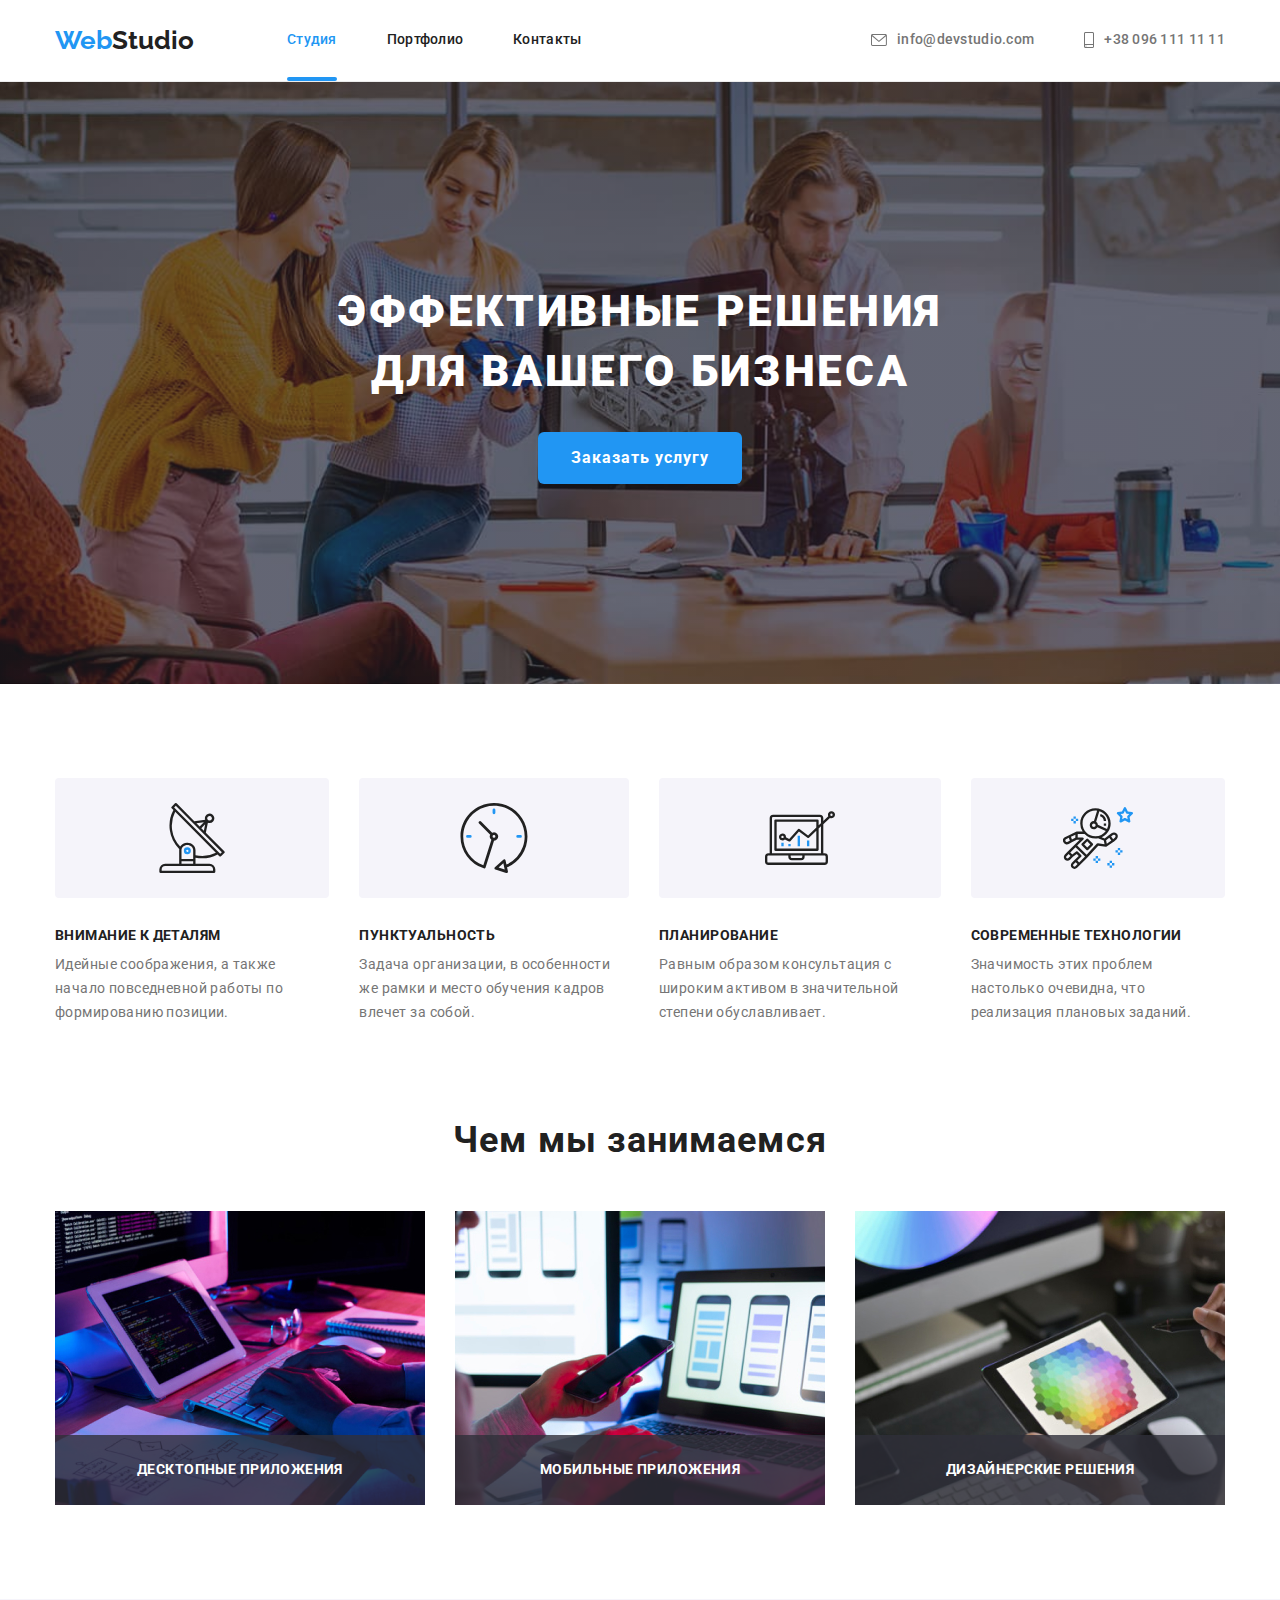
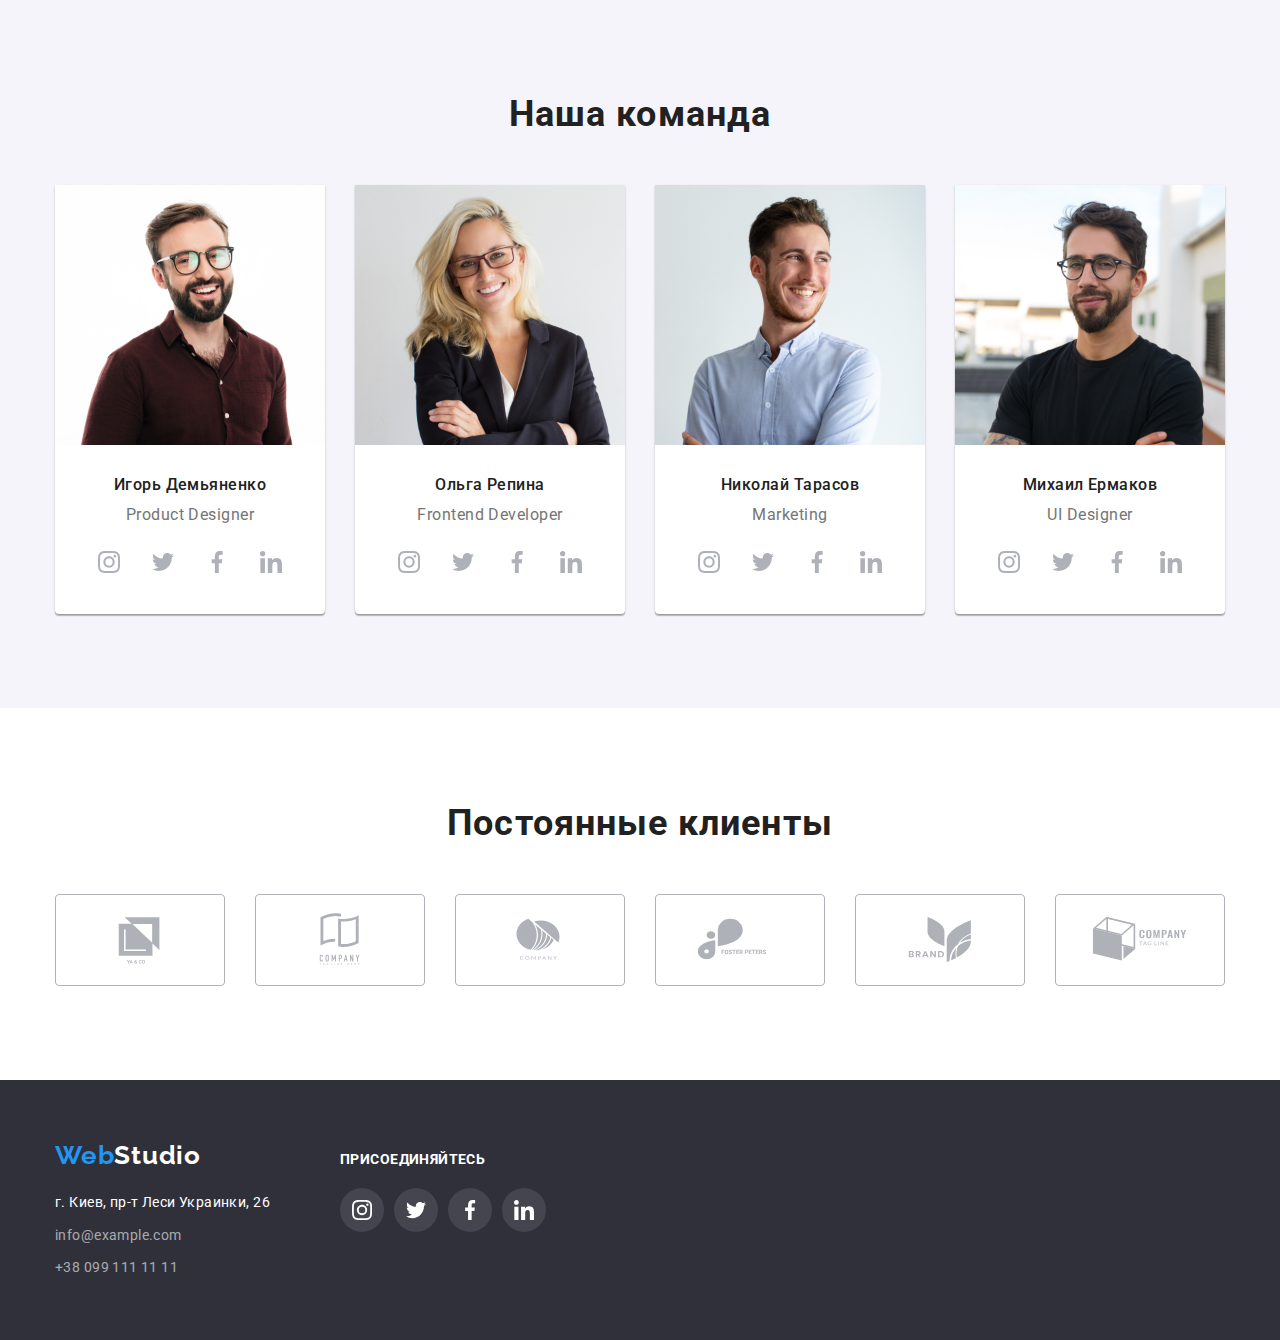
<file: index.html>
<!DOCTYPE html>
<html lang="ru">
    <head>
        <meta charset="UTF-8">
        <meta http-equiv="X-UA-Compatible" content="IE=edge">
        <meta name="viewport" content="width=device-width, initial-scale=1.0">
        <title>Web Studio</title>
        <link href="https://fonts.googleapis.com/css2?family=Raleway:wght@700&family=Roboto:wght@400;500;700;900&display=swap"
            rel="stylesheet">
        <link rel="stylesheet" href="https://cdnjs.cloudflare.com/ajax/libs/modern-normalize/1.1.0/modern-normalize.min.css">
        <link rel="stylesheet" href="./css/styles.css">
    </head>
    <body>

                            <!-- Хедер-->
    <header class="header">
        <div class="container header-container">
            <nav class="header-nav">

                            <!-- Лого сторінки-->

            <a class="header-logo" href="index.html" ><span class="logo-blue">Web</span>Studio</a>

                            <!-- Навігація сторінки-->

            <ul class="site-nav list">
                <li class="nav-item"><a href="index.html" class="site-nav-link current">Студия</a></li>
                <li class="nav-item"><a href="./portfolio.html" class="site-nav-link" >Портфолио</a></li>
                <li class="nav-item"><a href="/" class="site-nav-link">Контакты</a></li>
            </ul>
            </nav>

                            <!-- Контакти в хедері-->
        
            <ul class="contacts list">
                <li class="itm">
                    <a class="mail-phone" href="mailto:info@devstudio.com">
                        <svg class="contacts-icon" width="16" height="12">
                            <use href="./images/icons.svg#header-envelope"></use>
                        </svg>
                    info@devstudio.com
                    </a>
                </li>
                <li class="itm">
                    <a class="mail-phone" href="tel:+380961111111" >
                        <svg class="contacts-icon" width="10" height="16">
                            <use href="./images/icons.svg#header-smartphone"></use>
                        </svg>
                    +38 096 111 11 11
                    </a>
                </li>
            </ul>
        </div>
    </header>

                            <!-- Основна частина з секціями-->
    <main>

                            <!-- Секція "Герой"-->

        <section class="hero">
            <div class="container">
            <h1 class="hero-title">Эффективные решения для вашего бизнеса</h1>
            <button type="button" class="hero-button" data-modal-open>Заказать услугу</button>
            </div>
        </section>
    
                            <!-- Секція Наши преимущества -->

        <section class="section">
            <div class="container">
            <h2 class="advantages-title non-visiable">Наши преимущества</h2>
            <ul class="advantages-list list">
                <li class="advantages-item">
                    <div class="advantages-fond">
                        <svg class="advantage-icon" width="70" height="70"> 
                            <use href="./images/advantages-icons.svg#antenna"> 
                            </use> 
                        </svg>
                    </div>
                    <h3 class="advantages-subject">Внимание к деталям</h3>
                    <p class="advantages-text">Идейные соображения, а также начало повседневной работы по формированию позиции.</p>
                </li>
                <li class="advantages-item">
                    <div class="advantages-fond">
                        <svg class="advantage-icon" width="70" height="70">
                            <use href="./images/advantages-icons.svg#clock">
                            </use>
                        </svg>
                    </div>
                    <h3 class="advantages-subject">Пунктуальность</h3>
                    <p class="advantages-text">Задача организации, в особенности же рамки и место обучения кадров влечет за собой.</p>
                </li>
                <li class="advantages-item">
                    <div class="advantages-fond">
                        <svg class="advantage-icon" width="70" height="70">
                            <use href="./images/advantages-icons.svg#diagram">
                            </use>
                        </svg>
                    </div>
                    <h3 class="advantages-subject">Планирование</h3>
                    <p class="advantages-text">Равным образом консультация с широким активом в значительной степени обуславливает.</p>
                </li>
                <li class="advantages-item">
                    <div class="advantages-fond">
                        <svg class="advantage-icon" width="70" height="70">
                            <use href="./images/advantages-icons.svg#astronaut">
                            </use>
                        </svg>
                    </div>
                    <h3 class="advantages-subject">Современные технологии</h3>
                    <p class="advantages-text">Значимость этих проблем настолько очевидна, что реализация плановых заданий.</p>
                </li>
            </ul>
            </div>
        </section>

                            <!-- Секція Чем мы занимаемся -->

        <section class="section activity">
            <div class="container">
            <h2 class="activity-title">Чем мы занимаемся</h2>
            <ul class="activity-list list">
                <li class="activity-item">
                    <div class="activity-box">
                        <img class="activity-img" src="./images/img-1.jpg" alt="набор кода" width="370">
                        <h3 class="activity-text">Десктопные приложения</h3>
                    </div>
                </li>
                <li class="activity-item">
                    <div class="activity-box">
                        <img class="activity-img" src="./images/img-2.jpg" alt="смартфон в руке" width="370">
                        <h3 class="activity-text">Мобильные приложения</h3>
                    </div>
                </li>
                <li class="activity-item">
                    <div class="activity-box">
                        <img class="activity-img" src="./images/img-3.jpg" alt="выбор цвета на планшете" width="370">
                        <h3 class="activity-text">Дизайнерские решения</h3>
                    </div>
                </li>
            </ul>
            </div>
        </section>

                            <!-- Секція Наша команда -->

        <section class="section team">
            <div class="container">
            <h2 class="team-title">Наша команда</h2>
            <ul class="team-list list">
                <li class="team-item">
                    <img class="team-image" src="./images/img-4.jpg" alt="Игорь Демьяненко" width="270">
                    <div class="team-text">
                    <h3 class="team-name">Игорь Демьяненко</h3>
                    <p class="team-position">Product Designer</p>
                    <ul class="socials list">
                        <li class="socials-item">
                            <a class="socials-link socials-link-instagram" href="">
                                <svg class="socials-icon" width="22" height="22">
                                    <use href="./images/icons.svg#social-links-instagram"></use>
                                </svg>
                            </a>
                        </li>
                        <li class="socials-item">
                            <a class="socials-link socials-link-twitter" href="">
                                <svg class="socials-icon" width="22" height="22">
                                    <use href="./images/icons.svg#social-links-twitter"></use>
                                </svg>
                            </a>
                        </li>
                        <li class="socials-item">
                            <a class="socials-link socials-link-facebook" href="">
                                <svg class="socials-icon" width="22" height="22">
                                    <use href="./images/icons.svg#social-links-facebook"></use>
                                </svg>
                            </a>
                        </li>
                        <li class="socials-item">
                            <a class="socials-link socials-link-linkedin" href="">
                                <svg class="socials-icon" width="22" height="22">
                                    <use href="./images/icons.svg#social-links-linkedin"></use>
                                </svg>
                            </a>
                        </li>
                    </ul>
                    </div>
                </li>
                <li class="team-item">
                    <img class="team-image" src="./images/img-5.jpg" alt="Ольга Репина" width="270">
                    <div class="team-text">
                    <h3 class="team-name">Ольга Репина</h3>
                    <p class="team-position">Frontend Developer</p>
                    <ul class="socials list">
                        <li class="socials-item">
                            <a class="socials-link socials-link-instagram" href="">
                                <svg class="socials-icon" width="22" height="22">
                                    <use href="./images/icons.svg#social-links-instagram"></use>
                                </svg>
                            </a>
                        </li>
                        <li class="socials-item">
                            <a class="socials-link socials-link-twitter" href="">
                                <svg class="socials-icon" width="22" height="22">
                                    <use href="./images/icons.svg#social-links-twitter"></use>
                                </svg>
                            </a>
                        </li>
                        <li class="socials-item">
                            <a class="socials-link socials-link-facebook" href="">
                                <svg class="socials-icon" width="22" height="22">
                                    <use href="./images/icons.svg#social-links-facebook"></use>
                                </svg>
                            </a>
                        </li>
                        <li class="socials-item">
                            <a class="socials-link socials-link-linkedin" href="">
                                <svg class="socials-icon" width="22" height="22">
                                    <use href="./images/icons.svg#social-links-linkedin"></use>
                                </svg>
                            </a>
                        </li>
                    </ul>
                    </div>
                </li>
                <li class="team-item">
                    <img class="team-image" src="./images/img-6.jpg" alt="Николай Тарасов" width="270">
                    <div class="team-text">
                    <h3 class="team-name">Николай Тарасов</h3>
                    <p class="team-position">Marketing</p>
                    <ul class="socials list">
                        <li class="socials-item">
                            <a class="socials-link socials-link-instagram" href="">
                                <svg class="socials-icon" width="22" height="22">
                                    <use href="./images/icons.svg#social-links-instagram"></use>
                                </svg>
                            </a>
                        </li>
                    
                        <li class="socials-item">
                            <a class="socials-link socials-link-twitter" href="">
                                <svg class="socials-icon" width="22" height="22">
                                    <use href="./images/icons.svg#social-links-twitter"></use>
                                </svg>
                            </a>
                        </li>
                    
                        <li class="socials-item">
                            <a class="socials-link socials-link-facebook" href="">
                                <svg class="socials-icon" width="22" height="22">
                                    <use href="./images/icons.svg#social-links-facebook"></use>
                                </svg>
                            </a>
                        </li>
                    
                        <li class="socials-item">
                            <a class="socials-link socials-link-linkedin" href="">
                                <svg class="socials-icon" width="22" height="22">
                                    <use href="./images/icons.svg#social-links-linkedin"></use>
                                </svg>
                            </a>
                        </li>
                    </ul>
                    </div>
                </li>
                <li class="team-item">
                    <img class="team-image" src="./images/img-7.jpg" alt="Михаил Ермаков" width="270">
                    <div class="team-text">
                    <h3 class="team-name">Михаил Ермаков</h3>
                    <p class="team-position">UI Designer</p>
                    <ul class="socials list">
                        <li class="socials-item">
                            <a class="socials-link socials-link-instagram" href="">
                                <svg class="socials-icon" width="22" height="22">
                                    <use href="./images/icons.svg#social-links-instagram"></use>
                                </svg>
                            </a>
                        </li>
                    
                        <li class="socials-item">
                            <a class="socials-link socials-link-twitter" href="">
                                <svg class="socials-icon" width="22" height="22">
                                    <use href="./images/icons.svg#social-links-twitter"></use>
                                </svg>
                            </a>
                        </li>
                    
                        <li class="socials-item">
                            <a class="socials-link socials-link-facebook" href="">
                                <svg class="socials-icon" width="22" height="22">
                                    <use href="./images/icons.svg#social-links-facebook"></use>
                                </svg>
                            </a>
                        </li>
                    
                        <li class="socials-item">
                            <a class="socials-link socials-link-linkedin" href="">
                                <svg class="socials-icon" width="22" height="22">
                                    <use href="./images/icons.svg#social-links-linkedin"></use>
                                </svg>
                            </a>
                        </li>
                    </ul>
                    </div>
                </li>   
            </ul>
            </div>
        </section>
                            <!-- Секція Постоянные клиенты -->
        <section class="section clients">
            <div class="container"> 
            <h2 class="clients-title">Постоянные клиенты</h2>
                <ul class="clients-list list">
                    <li class="clients-item">
                        <a class="clients-link" href="">
                            <svg class="clients-icon" width="106" height="60">
                                <use href="./images/icons.svg#logo-1"></use>
                            </svg>
                        </a>
                    </li>
                    <li class="clients-item">
                        <a class="clients-link" href="">
                            <svg class="clients-icon" width="106" height="60">
                                <use href="./images/icons.svg#logo-2"></use>
                            </svg>
                        </a>
                    </li>
                    <li class="clients-item">
                        <a class="clients-link" href="">
                            <svg class="clients-icon" width="106" height="60">
                                <use href="./images/icons.svg#logo-3"></use>
                            </svg>
                        </a>
                    </li>
                    <li class="clients-item">
                        <a class="clients-link" href="">
                            <svg class="clients-icon" width="106" height="60">
                                <use href="./images/icons.svg#logo-4"></use>
                            </svg>
                        </a>
                    </li>
                    <li class="clients-item">
                        <a class="clients-link" href="">
                            <svg class="clients-icon" width="106" height="60">
                                <use href="./images/icons.svg#logo-5"></use>
                            </svg>
                        </a>
                    </li>
                    <li class="clients-item">
                        <a class="clients-link" href="">
                            <svg class="clients-icon" width="106" height="60">
                                <use href="./images/icons.svg#logo-6"></use>
                            </svg>
                        </a>
                    </li>
                </ul>
            </div>
        </section>
    </main>
                                    <!-- Футер-->
    <footer class="footer">
        <div class="container">
            <address class="footer-address">
                <a class="footer-logo-web" href="">Web<span class="footer-logo-studio">Studio</span></a>
                <ul class="list">
                    <li class="footer-address-item">
                        <a class="footer-item-map" href="https://goo.gl/maps/c1n4icCPhH8XGdS66" target="_blank"
                            rel="noreferrer   noopener">г. Киев, пр-т Леси Украинки, 26</a>
                    </li>
                    <li class="footer-address-item">
                        <a class="footer-item-contact" href="maito:info@example.com">info@example.com</a>
                    </li>
                    <li class="footer-address-item">
                        <a class="footer-item-contact" href="tel:+380991111111">+38 099 111 11 11</a>
                    </li>
                </ul>
            </address>
            <div class="footer-join">
                <h3 class="footer-join-title">присоединяйтесь</h3>
                <ul class="footer-join-list list">
                    <li class="footer-list-item">
                        <a class="footer-item-link" href="">
                            <svg class="footer-link-icon" width="20" height="20">
                                <use href="./images/icons.svg#social-links-instagram"></use>
                            </svg>
                        </a>
                    </li>
                    <li class="footer-list-item">
                        <a class="footer-item-link" href="">
                            <svg class="footer-link-icon" width="20" height="20">
                                <use href="./images/icons.svg#social-links-twitter"></use>
                            </svg>
                        </a>
                    </li>
                    <li class="footer-list-item">
                        <a class="footer-item-link" href="">
                            <svg class="footer-link-icon" width="20" height="20">
                                <use href="./images/icons.svg#social-links-facebook"></use>
                            </svg>
                        </a>
                    </li>
                    <li class="footer-list-item">
                        <a class="footer-item-link" href="">
                            <svg class="footer-link-icon" width="20" height="20">
                                <use href="./images/icons.svg#social-links-linkedin"></use>
                            </svg>
                        </a>
                    </li>
                </ul>
            </div>
        </div>
    </footer>

                                <!-- МОДАЛЬНЕ ВІКНО -->
    <div class="backdrop is-hidden" data-modal>
        <div class="modal-wrapper">
            <button class="modal-button" type="button" data-modal-close>
                <svg class="mobal-button-icon" width="18" height="18">
                    <use href="./images/assy-icons.svg#icon-close-black-18dp"></use>
                </svg>
            </button>
        </div>
    </div>

    <script src="./js/modal.js"></script>
    </body>
</html>
</file>
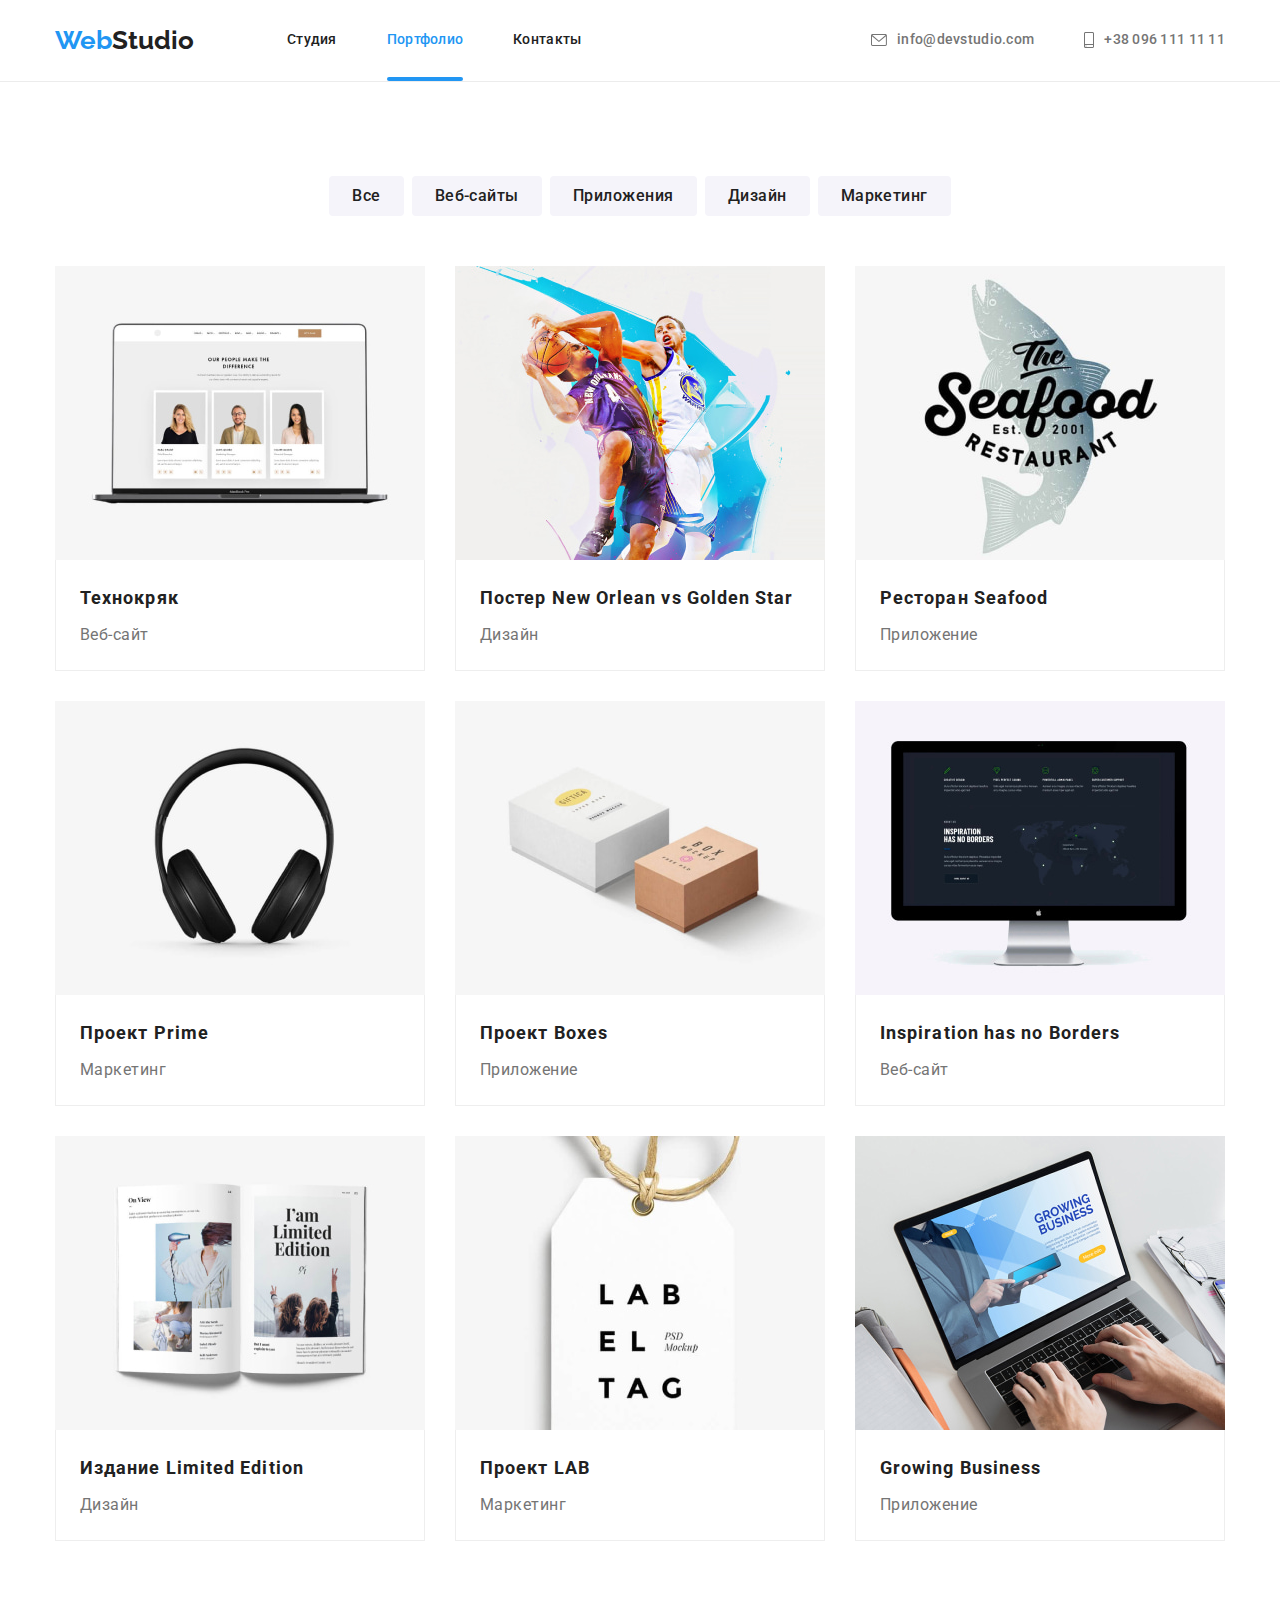
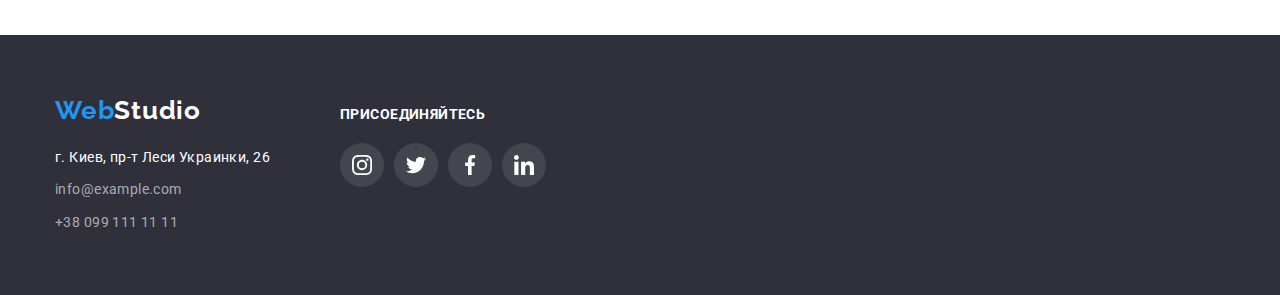
<file: portfolio.html>
<!DOCTYPE html>
<html lang="en">
    <head>
        <meta charset="UTF-8">
        <meta http-equiv="X-UA-Compatible" content="IE=edge">
        <meta name="viewport" content="width=device-width, initial-scale=1.0">
        <title>Portfolio</title>
        <link href="https://fonts.googleapis.com/css2?family=Raleway:wght@700&family=Roboto:wght@400;500;700;900&display=swap"
        rel="stylesheet">
        <link rel="stylesheet" href="https://cdnjs.cloudflare.com/ajax/libs/modern-normalize/1.1.0/modern-normalize.min.css">
        <link rel="stylesheet" href="./css/styles.css">
    </head>
    <body>
                                    <!-- Хедер-->  
    <header class="header">
        <div class="container header-container">
            <nav class="header-nav">
    
                <!-- Лого сторінки-->
    
                <a class="header-logo" href="index.html"><span class="logo-blue">Web</span>Studio</a>
    
                <!-- Навігація сторінки-->
    
                <ul class="site-nav list">
                    <li class="nav-item"><a href="index.html" class="site-nav-link">Студия</a></li>
                    <li class="nav-item"><a href="./portfolio.html" class="site-nav-link current">Портфолио</a></li>
                    <li class="nav-item"><a href="/" class="site-nav-link">Контакты</a></li>
                </ul>
            </nav>
    
            <!-- Контакти в хедері-->
    
            <ul class="contacts list">
                <li class="itm">
                    <a class="mail-phone" href="mailto:info@devstudio.com">
                        <svg class="contacts-icon" width="16" height="12">
                            <use href="./images/icons.svg#header-envelope"></use>
                        </svg>
                        info@devstudio.com
                    </a>
                </li>
                <li class="itm">
                    <a class="mail-phone" href="tel:+380961111111">
                        <svg class="contacts-icon" width="10" height="16">
                            <use href="./images/icons.svg#header-smartphone"></use>
                        </svg>
                        +38 096 111 11 11
                    </a>
                </li>
            </ul>
        </div>
    </header>
                                <!-- Основна частина-->
    <main class="page-portfolio">
        <section class="section">
            <div class="container">

                <h1 class="portfolio-title non-visiable">Наши работы</h1>

                                <!-- Список кнопок-->
                <ul class="button-list list"> 
                    <li class="button-item"><button class="button" type="button">Все</button></li>
                    <li class="button-item"><button class="button" type="button">Веб-сайты</button></li>
                    <li class="button-item"><button class="button" type="button">Приложения</button></li>
                    <li class="button-item"><button class="button" type="button">Дизайн</button></li>
                    <li class="button-item"><button class="button" type="button">Маркетинг</button></li>
                </ul>
        
                                <!-- Список картинок з підписами-->

                <ul class="examples-list list">

                    <li class="examples-item">
                        <a class="examples-item-link" href="">
                            <div class="examples-overlay">
                                <img class="example-img" src="./images/img-8.jpg" alt="персонал компании на сайте в ноутбуке" width="370">
                                <p class="example-overlay-text">Ресурс предлагает комплексные предложения с разным уровнем функционала и сервисов. Все
                                    это позволит посетителю получить исчерпывающие сведения о компании или частном лице.</p>
                            </div>
                            <div class="for-borders">
                                <h2 class="example-title">Технокряк</h2>
                                <p class="example-text">Веб-сайт</p>
                            </div>
                        </a>
                    </li>

                    <li class="examples-item">
                        <a class="examples-item-link" href="">
                            <div class="examples-overlay">
                                <img class="example-img" src="./images/img-9.jpg" alt="два баскетболиста" width="370">
                                <p class="example-overlay-text">Ресурс предлагает комплексные предложения с разным уровнем функционала и сервисов. Все
                                    это позволит посетителю получить исчерпывающие сведения о компании или частном лице.</p>
                            </div>
                            <div class="for-borders">
                                <h2 class="example-title">Постер New Orlean vs Golden Star</h2>
                                <p class="example-text">Дизайн</p>
                            </div>
                        </a>
                    </li>

                    <li class="examples-item">
                        <a class="examples-item-link" href="">
                            <div class="examples-overlay">
                                <img class="example-img" src="./images/img-10.jpg" alt="лого ресторану (рыба)" width="370">
                                <p class="example-overlay-text">Ресурс предлагает комплексные предложения с разным уровнем функционала и сервисов. Все
                                    это позволит посетителю получить исчерпывающие сведения о компании или частном лице.</p>
                            </div>
                            <div class="for-borders">
                                <h2 class="example-title">Ресторан Seafood</h2>
                                <p class="example-text">Приложение</p>
                            </div>
                        </a>
                    </li>

                    <li class="examples-item">
                        <a class="examples-item-link" href="">
                            <div class="examples-overlay">
                                <img class="example-img" src="./images/img-11.jpg" alt="наушники" width="370">
                                <p class="example-overlay-text">Ресурс предлагает комплексные предложения с разным уровнем функционала и сервисов. Все
                                    это позволит посетителю получить исчерпывающие сведения о компании или частном лице.</p>
                            </div>
                            <div class="for-borders">
                                    <h2 class="example-title">Проект Prime</h2>
                                    <p class="example-text">Маркетинг</p>
                            </div>
                        </a>
                    </li>

                    <li class="examples-item">
                        <a class="examples-item-link" href="">
                            <div class="examples-overlay">
                                <img class="example-img" src="./images/img-12.jpg" alt="две коробки" width="370">
                                <p class="example-overlay-text">Ресурс предлагает комплексные предложения с разным уровнем функционала и сервисов. Все
                                    это позволит посетителю получить исчерпывающие сведения о компании или частном лице.</p>
                            </div>
                            <div class="for-borders">
                                <h2 class="example-title">Проект Boxes</h2>
                                <p class="example-text">Приложение</p>
                            </div>
                        </a>
                    </li>

                    <li class="examples-item">
                        <a class="examples-item-link" href="">
                            <div class="examples-overlay">
                                <img class="example-img" src="./images/img-13.jpg" alt="монитор карта мира" width="370">
                                <p class="example-overlay-text">Ресурс предлагает комплексные предложения с разным уровнем функционала и сервисов. Все
                                    это позволит посетителю получить исчерпывающие сведения о компании или частном лице.</p>
                            </div>
                            <div class="for-borders">
                                <h2 class="example-title">Inspiration has no Borders</h2>
                                <p class="example-text">Веб-сайт</p>
                            </div>
                        </a>
                    </li>

                    <li class="examples-item">
                        <a class="examples-item-link" href="">
                            <div class="examples-overlay">
                                <img class="example-img" src="./images/img-14.jpg" alt="книга" width="370">
                                <p class="example-overlay-text">Ресурс предлагает комплексные предложения с разным уровнем функционала и сервисов. Все
                                    это позволит посетителю получить исчерпывающие сведения о компании или частном лице.</p>
                            </div>
                            <div class="for-borders">
                                <h2 class="example-title">Издание Limited Edition</h2>
                                <p class="example-text">Дизайн</p>
                            </div>
                        </a>
                    </li>

                    <li class="examples-item">
                        <a class="examples-item-link" href="">
                            <div class="examples-overlay">
                                <img class="example-img" src="./images/img-15.jpg" alt="белый тег" width="370">
                                <p class="example-overlay-text">Ресурс предлагает комплексные предложения с разным уровнем функционала и сервисов. Все
                                    это позволит посетителю получить исчерпывающие сведения о компании или частном лице.</p>
                            </div>
                            <div class="for-borders">
                                <h2 class="example-title">Проект LAB</h2>
                                <p class="example-text">Маркетинг</p>
                            </div>
                        </a>
                    </li>

                    <li class="examples-item">
                        <a class="examples-item-link" href="">
                            <div class="examples-overlay">
                                <img class="example-img" src="./images/img-16.jpg" alt="сайт growing business" width="370">
                                <p class="example-overlay-text">Ресурс предлагает комплексные предложения с разным уровнем функционала и сервисов. Все
                                    это позволит посетителю получить исчерпывающие сведения о компании или частном лице.</p>
                            </div>
                            <div class="for-borders">
                                <h2 class="example-title">Growing Business</h2>
                                <p class="example-text">Приложение</p>
                            </div>
                        </a>
                    </li>
                </ul>
            </div>
        </section>  
    </main>

                                        <!-- Футер-->
    <footer class="footer">
        <div class="container">
            <address class="footer-address">
                <a class="footer-logo-web" href="">Web<span class="footer-logo-studio">Studio</span></a>
                <ul class="list">
                    <li class="footer-address-item">
                        <a class="footer-item-map" href="https://goo.gl/maps/c1n4icCPhH8XGdS66" target="_blank"
                                rel="noreferrer   noopener">г. Киев, пр-т Леси Украинки, 26</a>
                    </li>
                    <li class="footer-address-item">
                        <a class="footer-item-contact" href="maito:info@example.com">info@example.com</a>
                    </li>
                    <li class="footer-address-item">
                            <a class="footer-item-contact" href="tel:+380991111111">+38 099 111 11 11</a>
                    </li>
                    </ul>
            </address>
                <div class="footer-join">
                    <h3 class="footer-join-title">присоединяйтесь</h3>
                    <ul class="footer-join-list list">
                        <li class="footer-list-item">
                            <a class="footer-item-link" href="">
                                <svg class="footer-link-icon" width="20" height="20">
                                    <use href="./images/icons.svg#social-links-instagram"></use>
                                </svg>
                            </a>
                        </li>
                        <li class="footer-list-item">
                            <a class="footer-item-link" href="">
                                <svg class="footer-link-icon" width="20" height="20">
                                    <use href="./images/icons.svg#social-links-twitter"></use>
                                </svg>
                            </a>
                        </li>
                        <li class="footer-list-item">
                            <a class="footer-item-link" href="">
                                <svg class="footer-link-icon" width="20" height="20">
                                    <use href="./images/icons.svg#social-links-facebook"></use>
                                </svg>
                            </a>
                        </li>
                        <li class="footer-list-item">
                            <a class="footer-item-link" href="">
                                <svg class="footer-link-icon" width="20" height="20">
                                    <use href="./images/icons.svg#social-links-linkedin"></use>
                                </svg>
                            </a>
                        </li>
                    </ul>
                </div>
        </div>
    </footer>
</body>
</html>
</file>
<file: css/styles.css>
:root {
  --main-black: #212121;
  --highlight-color: #2196f3;
  --white-color: #ffffff;
  --main-text-color: #757575;
  --transition-origin: 250ms cubic-bezier(0.4, 0, 0.2, 1);
}

/*Загальна стилізація сторінки*/
body {
  background-color: var(--white-color);
  color: var(--main-text-color);
  font-family: Roboto, sans-serif;
}

h1,
h2,
h3,
h4,
p {
  margin-top: 0px;
  margin-bottom: 0px;
}

img {
  display: block;
  max-width: 100%;
  height: auto;
}

.list {
  list-style: none;
  padding: 0px;
  margin: 0px;
}

.non-visiable {
  position: absolute;
  width: 1px;
  height: 1px;
  margin: -1px;
  border: 0;
  padding: 0;
  white-space: nowrap;
  clip-path: inset(100%);
  clip: rect(0 0 0 0);
  overflow: hidden;
}

.container {
  width: 1200px;
  padding-left: 15px;
  padding-right: 15px;
  margin-left: auto;
  margin-right: auto;
}

/*Стилізвція ХЕДЕРА*/

.header {
  border-bottom: 1px solid #ececec;
}

.header-container {
  display: flex;
  align-items: center;
}

.header-nav {
  display: flex;
  align-items: center;
}

/*Стилізвція лого*/
.header-logo {
  color: var(--main-black);
  text-decoration: none;
  font-family: Raleway, sans-serif;
  font-weight: 700;
  font-size: 26px;
  line-height: 1.19;
  margin-right: 93px;
  padding-top: 25px;
  padding-bottom: 25px;
}

.logo-blue {
  color: var(--highlight-color);
}

/*Стилізвція навігації*/
.site-nav {
  display: flex;
  align-items: center;
}

.nav-item {
  position: relative;

  margin-right: 50px;
}

.nav-item:last-child {
  margin-right: 0px;
}

.site-nav-link {
  display: block;
  padding: 32px 0;

  color: var(--main-black);
  text-decoration: none;
  font-weight: 500;
  font-size: 14px;
  line-height: 1.14;
  letter-spacing: 0.02em;

  transition: color var(--transition-origin);
}

.site-nav-link:hover,
.site-nav-link:focus {
  color: var(--highlight-color);
}

/* ПІДСВІТКА АКТИВНОЇ СТОРІНКИ */

.current{
    color: var(--highlight-color);
}

.current::after{
  content: '';
  display: block;

  position: absolute;
  bottom: -1px;
  left: 0;

  width: 100%;
  height: 4px;
  border-radius: 2px;
  background-color: var(--highlight-color);

}

/*Стилізвція контактів в хедері (пошта, тел)*/
.contacts {
  display: flex;
  align-items: center;
  margin-left: auto;
}

.itm{
  display: flex;
  text-align: center;
  justify-content: center;
  margin-right: 50px;
  
}

.itm:last-child {
  margin-right: 0px;
}

.contacts-icon{
  fill: currentColor;
  margin-right: 10px;
}

.mail-phone {
  color: var(--main-text-color);
  text-decoration: none;
  font-weight: 500;
  font-size: 14px;
  line-height: 1.14;
  letter-spacing: 0.02em;
  padding-top: 32px;
  padding-bottom: 32px;

  display: flex;
  text-align: center;
  justify-content: center;
  align-items: center;

  transition: color var(--transition-origin);
}

.mail-phone:hover,
.mail-phone:focus {
  color: var(--highlight-color);
}
/*Стилізвція основної частини (Секцій)*/

/*Стилізвція Герой */
.hero {
  background-color: #2f303a;
  text-align: center;
  padding-top: 200px;
  padding-bottom: 200px;
  max-width: 1600px;
  margin-left: auto;
  margin-right: auto;

  background-image: linear-gradient(to right, rgba(47, 48, 58, 0.4), rgba(47, 48, 58, 0.4)),
    url(../images/hero-background.jpg);
  background-size: cover;
  background-repeat: no-repeat;
  background-position: center;
}

.hero-title {
  color: var(--white-color);
  font-weight: 900;
  font-size: 44px;
  line-height: 1.36;
  letter-spacing: 0.06em;
  text-transform: uppercase;
  width: 696px;
  margin-right: auto;
  margin-left: auto;
  margin-bottom: 30px;
}

.hero-button {
  display: inline-block;
  background-color: var(--highlight-color);
  color: var(--white-color);
  font-weight: 700;
  font-size: 16px;
  line-height: 1.87;
  letter-spacing: 0.06em;
  text-align: center;
  border: 1px solid transparent;
  border-radius: 6px;
  cursor: pointer;
  padding: 10px 32px;
  min-width: 200px;
  min-height: 50px;

  transition: background-color var(--transition-origin), color var(--transition-origin);
}

.hero-button:hover,
.hero-button:focus {
  background-color: var(--white-color);
  color: var(--highlight-color);
}

/*Загальна Стилізація інших секцій */

.section {
  padding-top: 94px;
  padding-bottom: 94px;
}

/*Стилізвція Секції Наши преимущества*/

.advantages-title {
  color: var(--main-black);
  font-weight: 700;
  font-size: 36px;
  line-height: 1.17;
  letter-spacing: 0.03em;
  text-align: center;
  margin-bottom: 50px;
}

.advantages-list {
  display: flex;
  align-items: center;
  justify-content: center;
}

.advantages-item {
display: block;
justify-content: center;
align-items: center;
margin-right: 30px;
}

.advantages-item:last-child {
  margin-right: 0px;
}

.advantages-fond{
  display: flex;
  justify-content: center;
  align-items: center;
  margin-bottom: 30px;
  height: 120px;
  background-color:#F5F4FA;
  border-radius: 4px;
}

.advantage-icon{
  display: block;
}

.advantages-subject {
  color: var(--main-black);
  font-weight: 700;
  font-size: 14px;
  line-height: 1.14;
  text-transform: uppercase;
  letter-spacing: 0.03em;
  margin-bottom: 10px;
}

.advantages-text {
  font-size: 14px;
  line-height: 1.71;
  letter-spacing: 0.03em;
}

/*Стилізвція Секції Чем мы занимаемся*/

.activity {
  padding-top: 0px;
}

.activity-title {
  color: var(--main-black);
  font-weight: 700;
  font-size: 36px;
  line-height: 1.17;
  letter-spacing: 0.03em;
  text-align: center;
  margin-bottom: 50px;
}

.activity-list {
  display: flex;
  align-items: center;
}

.activity-item {
  margin-right: 30px;
}
.activity-item:last-child {
  margin-right: 0px;
}

.activity-box{
  position: relative;
}

.activity-text{
  position: absolute;
  width: 100%;
  height: 70px;
  background-color: rgba(47, 48, 58, 0.8);
  bottom: 0;
  left: 0;
  
  display: flex;
  justify-content: center;
  align-items: center;

  font-weight: 700;
  font-size: 14px;
  line-height: 1.14;
  letter-spacing: 0.03em;
  text-transform: uppercase;
  color: var(--white-color);
}
/*Стилізвція Секції Наша команда*/

.team {
  background-color: #f5f4fa;
}

.team-title {
  color: var(--main-black);
  font-weight: 700;
  font-size: 36px;
  line-height: 1.17;
  letter-spacing: 0.03em;
  text-align: center;
  margin-bottom: 50px;
}

.team-list {
  display: flex;
  align-items: center;
}

.team-item {
  margin-right: 30px;
  background-color: var(--white-color);
  box-shadow: 0px 1px 3px rgba(0, 0, 0, 0.12),
  0px 1px 1px rgba(0, 0, 0, 0.14),
  0px 2px 1px rgba(0, 0, 0, 0.2);
  border-radius: 0px 0px 4px 4px;
  
}

.team-item:last-child {
  margin-right: 0px;
}

.team-text {
  padding-top: 30px;
  padding-bottom: 30px;
}

.team-name {
  color: var(--main-black);
  font-weight: 500;
  font-size: 16px;
  line-height: 1.19;
  letter-spacing: 0.03em;
  text-align: center;
  margin-bottom: 10px;
  margin-left: auto;
  margin-right: auto;
}

.team-position {
  font-size: 16px;
  line-height: 1.19;
  letter-spacing: 0.03em;
  text-align: center;
  margin-left: auto;
  margin-right: auto;
}

/*Стилізвція SOCIALS (Instagram. Twitter, etc.)*/

.socials{
  display: flex;
  align-items: center;
  justify-content: center;
  margin-top: 16px;
}

.socials-item{

margin-right: 10px;
}

.socials-item:last-child {
  margin-right: 0px;
  }

.socials-link {
  display: flex;
  justify-content: center;
  align-items: center;
  width: 44px;
  height: 44px;
  border-radius: 50%;
  background-repeat: no-repeat;
  background-color: var(--white-color);

  transition: background-color var(--transition-origin);
} 

.socials-link:hover,
.socials-link:focus{
  background-color: var(--highlight-color);
}

.socials-icon{
  fill: #AFB1B8;

  transition: fill var(--transition-origin);
}

.socials-icon:hover,
.socials-icon:focus{
  fill: var(--white-color);
}

.socials-link:hover .socials-icon,
.socials-link:focus .socials-icon{
  fill: var(--white-color);
}

/*Стилізвція Постоянные клиенты */


.clients-title {
  color: var(--main-black);
  font-weight: 700;
  font-size: 36px;
  line-height: 1.17;
  letter-spacing: 0.03em;
  text-align: center;
  margin-bottom: 50px;
}

.clients-list{
  display: flex;
  align-items: center;
  justify-content: center;
  
  }
.clients-item{
  margin-right: 30px;
}

.clients-item:last-child {
  margin-right: 0px;
}

.clients-link{
  display: flex;
  justify-content: center;
  align-items: center;
  width: 170px;
  height: 92px;
  border: 1px solid #AFB1B8;
  border-radius: 4px;

  transition: border-color var(--transition-origin);
}

.clients-link:hover,
.clients-link:focus {
  border-color: var(--highlight-color);
}

.clients-icon{
  fill: #AFB1B8 ;

  transition: fill var(--transition-origin), ;
}

.clients-link:hover .clients-icon,
.clients-link:focus .clients-icon{
  fill: var(--highlight-color);
}

/*СТИЛІЗАЦІЯ ФУТЕРА */

.footer {
  padding-top: 60px;
  padding-bottom: 60px;
  background-color: #2f303a;
}

.footer .container {
  display: flex;
  align-items: baseline;
}

.footer-address {
  margin-right: 70px;
}

/*  ЛОГОТИП */

.footer-logo-web {
  display: inline-block;
  margin-bottom: 20px;
}

.footer-logo-web,
.footer-logo-studio {
  font-family: Raleway, sans-serif;
  font-style: normal;
  font-weight: 700;
  font-size: 26px;
  line-height: 1.19;
  letter-spacing: 0.03em;
  color: var(--highlight-color);
  text-decoration: none;
}

.footer-logo-studio {
  color: var(--white-color);
}

/* АДРЕСА І КОНТАКТИ */

.footer-address-item:not(:last-child) {
  margin-bottom: 9px;
}

.footer-item-map,
.footer-item-contact {
  font-style: normal;
  font-weight: 400;
  font-size: 14px;
  line-height: 1.71;
  letter-spacing: 0.03em;
  color: var(--white-color);
  text-decoration: none;

  transition: color var(--transition-origin);
}

.footer-item-map:hover,
.footer-item-map:focus{
  color: var(--highlight-color);
}

.footer-item-contact {
  color: rgba(255, 255, 255, 0.6);

  transition: color var(--transition-origin);
}

.footer-item-contact:hover,
.footer-item-contact:focus {
  color: var(--highlight-color);
}

/* ПРИСОЕДИНЯЙТЕСЬ */

.footer-join-title {
  font-weight: 700;
  font-size: 14px;
  line-height: 1.14;
  letter-spacing: 0.03em;
  text-transform: uppercase;
  color: var(--white-color);

  margin-bottom: 20px;
}

.footer-join-list{
  display: flex;
}

.footer-list-item:not(:last-child) {
  margin-right: 10px;
}

.footer-item-link {
  display: flex;
  justify-content: center;
  align-items: center;
  background-color: rgba(255, 255, 255, 0.1);
  border-radius: 50%;
  width: 44px;
  height: 44px;

  transition: background-color var(--transition-origin);
}
              
.footer-item-link:hover,
.footer-item-link:focus {
  background-color: var(--highlight-color);
}

.footer-link-icon {
  fill: var(--white-color);
}

/* Стилізація СТОРІНКИ ПОРТФОЛІО */
.portfolio-title {
  color: var(--main-black);
  font-weight: 700;
  font-size: 36px;
  line-height: 1.17;
  letter-spacing: 0.03em;
  text-align: center;
  margin-bottom: 50px;
}

/* Стилізація кнопок*/
.button-list {
  display: flex;
  justify-content: center;
  align-items: center;
  margin-bottom: 50px;
}

.button-item {
  margin-right: 8px;
}
.button-item:last-child {
  margin-right: 0px;
}

.button {
   display: inline-block;
  text-align: center;
  border: 1px solid transparent;
  border-radius: 4px;
  padding: 6px 22px;
  min-height: 38px;

  background-color: #f5f4fa;
  color: var(--main-black);
  font-weight: 500;
  font-size: 16px;
  line-height: 1.62;
  letter-spacing: 0.03em;

  transition: color var(--transition-origin), background-color var(--transition-origin), box-shadow var(--transition-origin);
}

.button:hover,
.button:focus {
  background-color: var(--highlight-color);
  color: var(--white-color);
  box-shadow: 0px 3px 1px rgba(0, 0, 0, 0.1),
  0px 1px 2px rgba(0, 0, 0, 0.08),
  0px 2px 2px rgba(0, 0, 0, 0.12);
  cursor: pointer;
}

/* Стилізація секції з картинками-блокамм*/

.examples-list {
  display: flex;
  flex-wrap: wrap;
}

.examples-item {
  margin-right: 30px;
  margin-bottom: 30px;
}

.examples-item:nth-child(3n) {
  margin-right: 0px;
}

.examples-item:nth-last-child(-n + 3) {
  margin-bottom: 0px;
}

.examples-item-link {
  display: block;
  text-decoration: none;

  transition: box-shadow var(--transition-origin);
}

.examples-item-link:hover,
.examples-item-link:focus {
  box-shadow: 0px 1px 1px rgba(0, 0, 0, 0.12), 0px 4px 4px rgba(0, 0, 0, 0.06),
    1px 4px 6px rgba(0, 0, 0, 0.16);
}

.examples-overlay {
  position: relative;
  overflow: hidden;
}

.example-overlay-text {
  position: absolute;
  top: 0;
  left: 0;
  width: 100%;
  height: 100%;
 

  display: flex;
  justify-content: center;
  align-items: center;
  padding: 63px 24px;
  

  transform: translateY(100%);
  transition: transform var(--transition-origin);

  background-color: var(--highlight-color);

  font-weight: 400;
  font-size: 18px;
  line-height: 1.56;
  letter-spacing: 0.03em;
  color: var(--white-color);
}

.examples-item-link:hover .example-overlay-text,
.examples-item-link:focus .example-overlay-text {
  transform: translateY(0);
}

.example-img {
  width: 370px;
  height: auto;
}

.example-title {
  color: var(--main-black);
  font-weight: 700;
  font-size: 18px;
  line-height: 2;
  letter-spacing: 0.06em;
  margin-bottom: 4px;
}

.example-text {
  font-size: 16px;
  line-height: 1.87;
  letter-spacing: 0.03em;
  color: var(--main-text-color);
  text-decoration: none;
}

.for-borders {
  padding-top: 20px;
  padding-bottom: 20px;
  padding-left: 24px;
  padding-right: 24px;
  border-bottom: 1px solid #eeeeee;
  border-right: 1px solid #eeeeee;
  border-left: 1px solid #eeeeee;
}

/* МОДАЛЬНЕ ВІКНО */

.backdrop {
  position: fixed;
  top: 0;
  left: 0;
  width: 100%;
  height: 100%;

  background-color: rgba(0, 0, 0, 0.2);
  opacity: 1;
  visibility: visible;
  pointer-events: initial;

  transition: opacity 250ms cubic-bezier(0.4, 0, 0.2, 1), visibility 250ms cubic-bezier(0.4, 0, 0.2, 1);
}

.backdrop.is-hidden {
  opacity: 0;
  visibility: hidden;
  pointer-events: none;
}

.modal-wrapper {
  position: absolute;
  top: 50%;
  left: 50%;
  transform: translate(-50%, -50%);
  width: 528px;
  height: 581px;
  border-radius: 4px;

  background-color: var(--white-color);
  box-shadow: 0px 1px 3px rgba(0, 0, 0, 0.12),
    0px 1px 1px rgba(0, 0, 0, 0.14),
    0px 2px 1px rgba(0, 0, 0, 0.2);
}

.modal-button {
  position: absolute;
  top: 8px;
  right: 8px;
  width: 30px;
  height: 30px;
  border-radius: 50%;

  display: flex;
  align-items: center;
  justify-content: center;
  cursor: pointer;
  background-color: var(--white-color);
  border: 1px solid rgba(0, 0, 0, 0.1);
}
</file>
